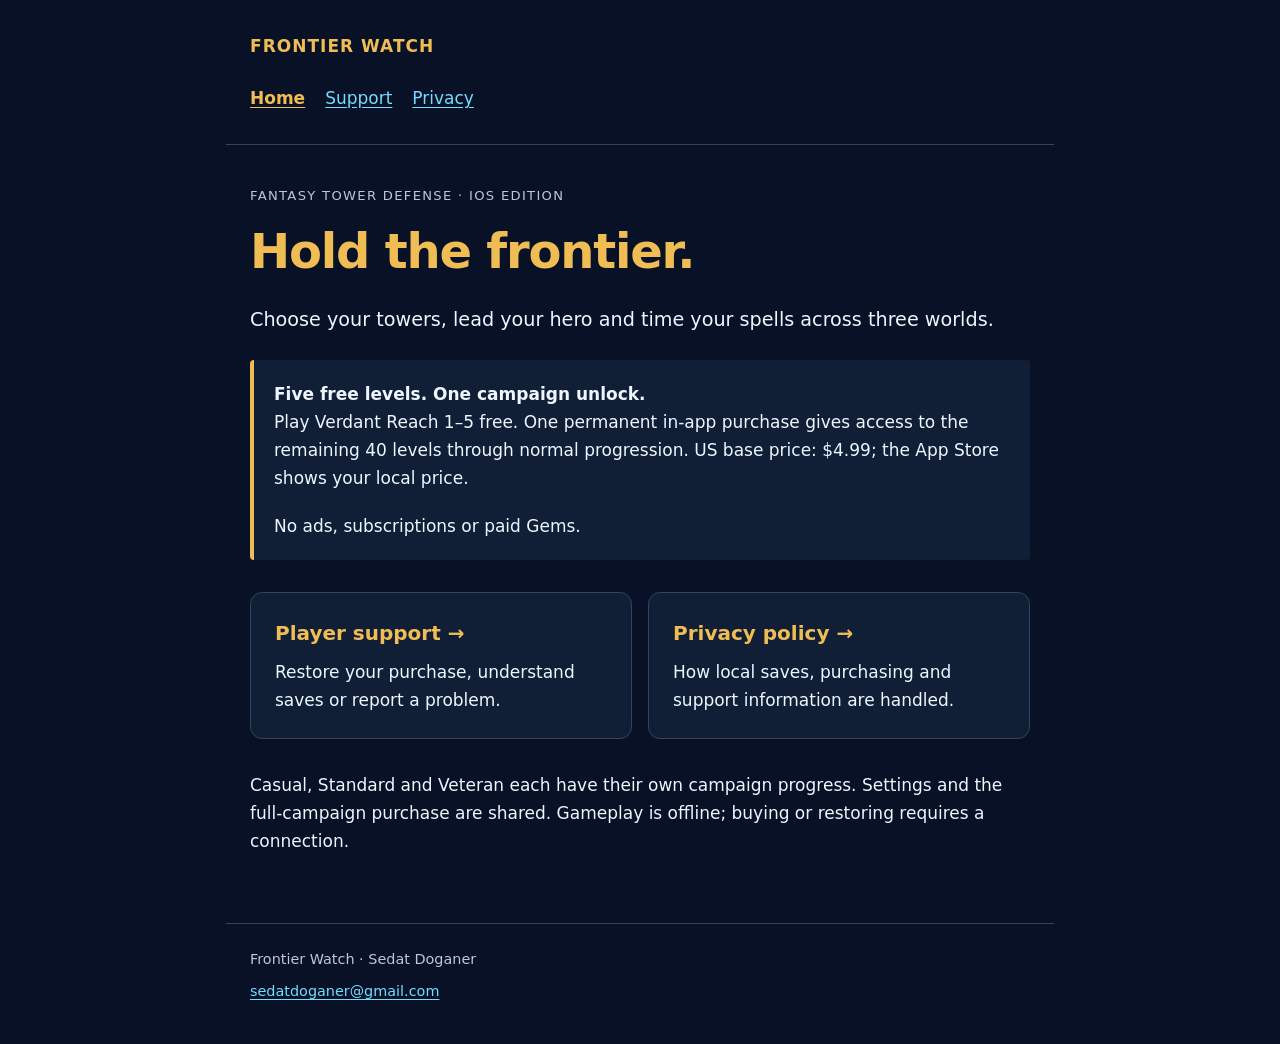
<file: index.html>
<!doctype html>
<html lang="en">
<head>
  <meta charset="utf-8">
  <meta name="viewport" content="width=device-width, initial-scale=1">
  <meta name="description" content="Official Frontier Watch player support, campaign purchase help and privacy information.">
  <meta name="theme-color" content="#081126">
  <title>Frontier Watch — Player resources</title>
  <link rel="stylesheet" href="styles.css">
</head>
<body>
<a class="skip" href="#main">Skip to content</a>
<header class="site-header">
  <a class="brand" href="index.html" aria-label="Frontier Watch home">FRONTIER WATCH</a>
  <nav aria-label="Main navigation"><a href="index.html" aria-current="page">Home</a><a href="support.html">Support</a><a href="privacy-policy.html">Privacy</a></nav>
</header>
<main id="main">
  <p class="eyebrow">Fantasy tower defense · iOS edition</p>
  <h1>Hold the frontier.</h1>
  <p class="lead">Choose your towers, lead your hero and time your spells across three worlds.</p>
  <div class="note">
    <p><strong>Five free levels. One campaign unlock.</strong><br>
    Play Verdant Reach 1–5 free. One permanent in-app purchase gives access to the remaining
    40 levels through normal progression. US base price: $4.99; the App Store shows your local price.</p>
    <p>No ads, subscriptions or paid Gems.</p>
  </div>
  <div class="cards">
    <a class="card" href="support.html"><strong>Player support →</strong><span>Restore your purchase, understand saves or report a problem.</span></a>
    <a class="card" href="privacy-policy.html"><strong>Privacy policy →</strong><span>How local saves, purchasing and support information are handled.</span></a>
  </div>
  <p>Casual, Standard and Veteran each have their own campaign progress. Settings and
  the full-campaign purchase are shared. Gameplay is offline; buying or restoring requires a connection.</p>
</main>
<footer><p>Frontier Watch · Sedat Doganer</p><p><a href="mailto:sedatdoganer@gmail.com">sedatdoganer@gmail.com</a></p></footer>
</body>
</html>
</file>
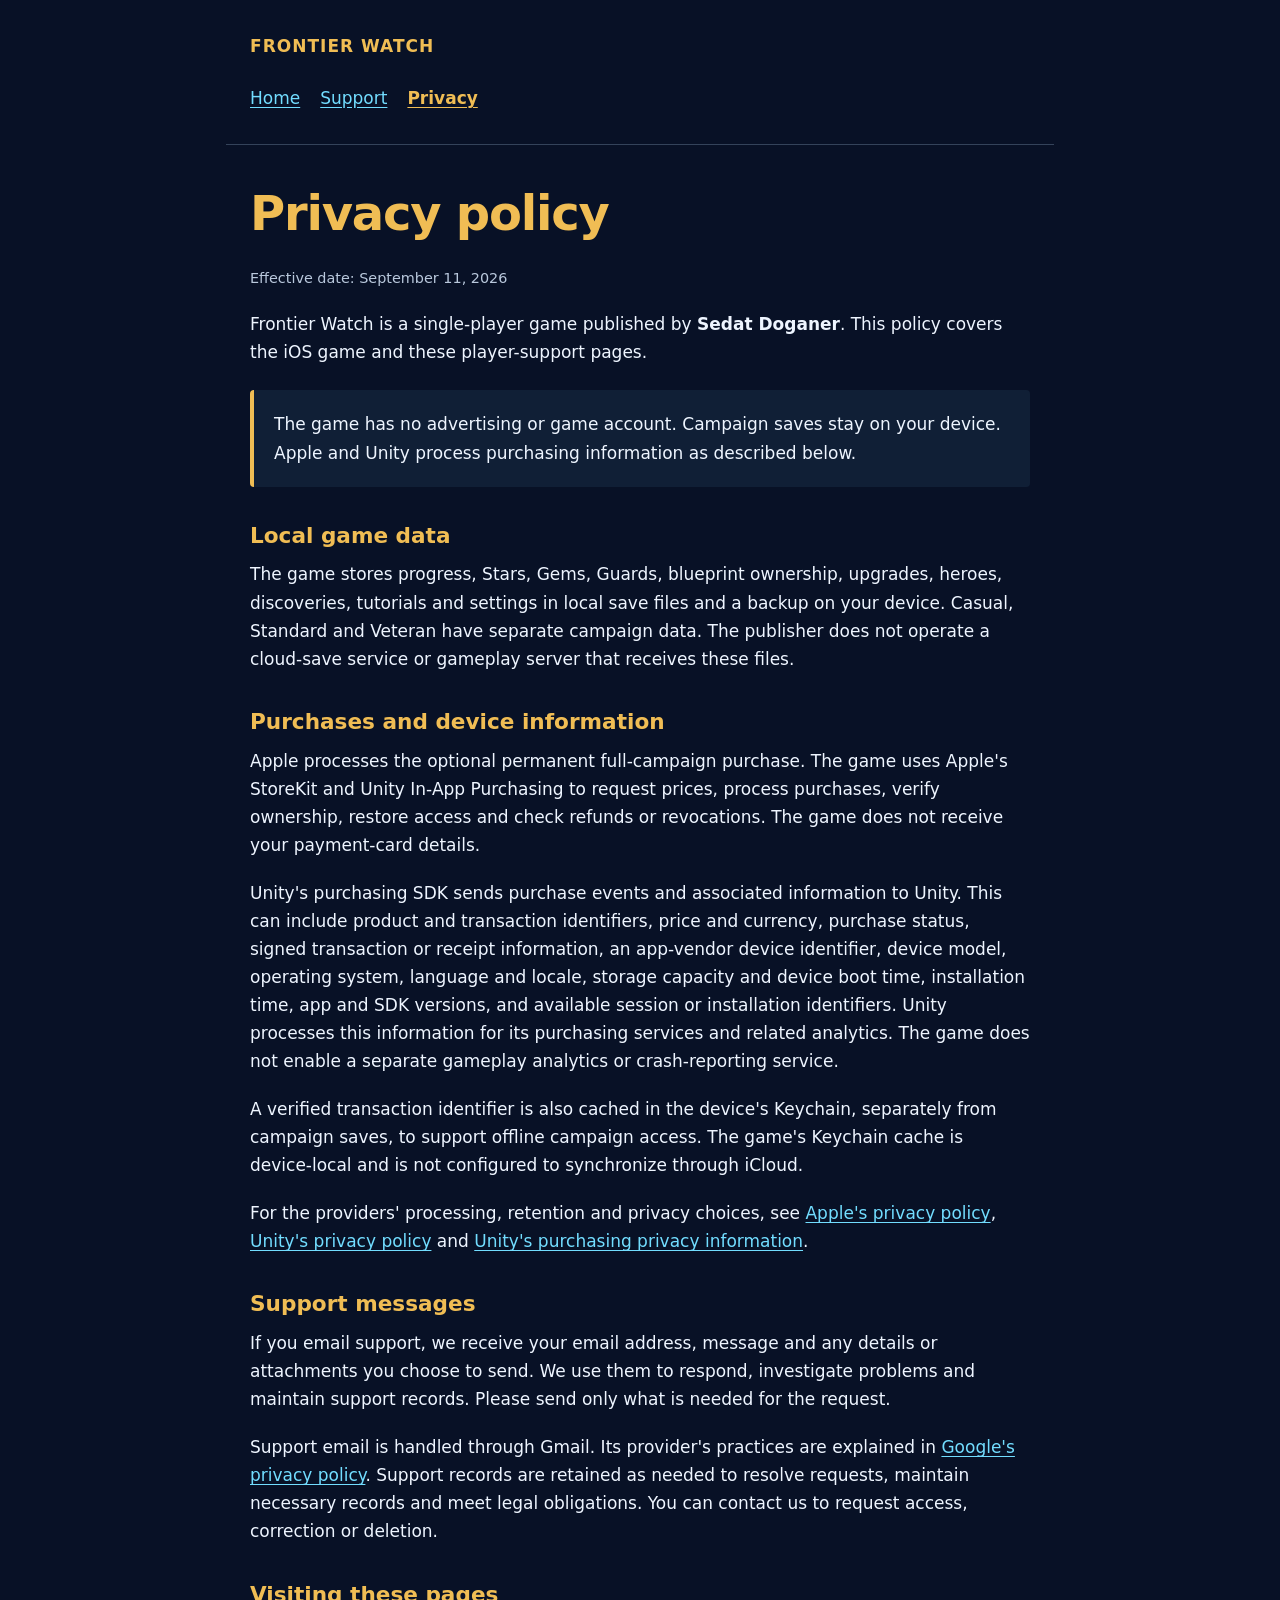
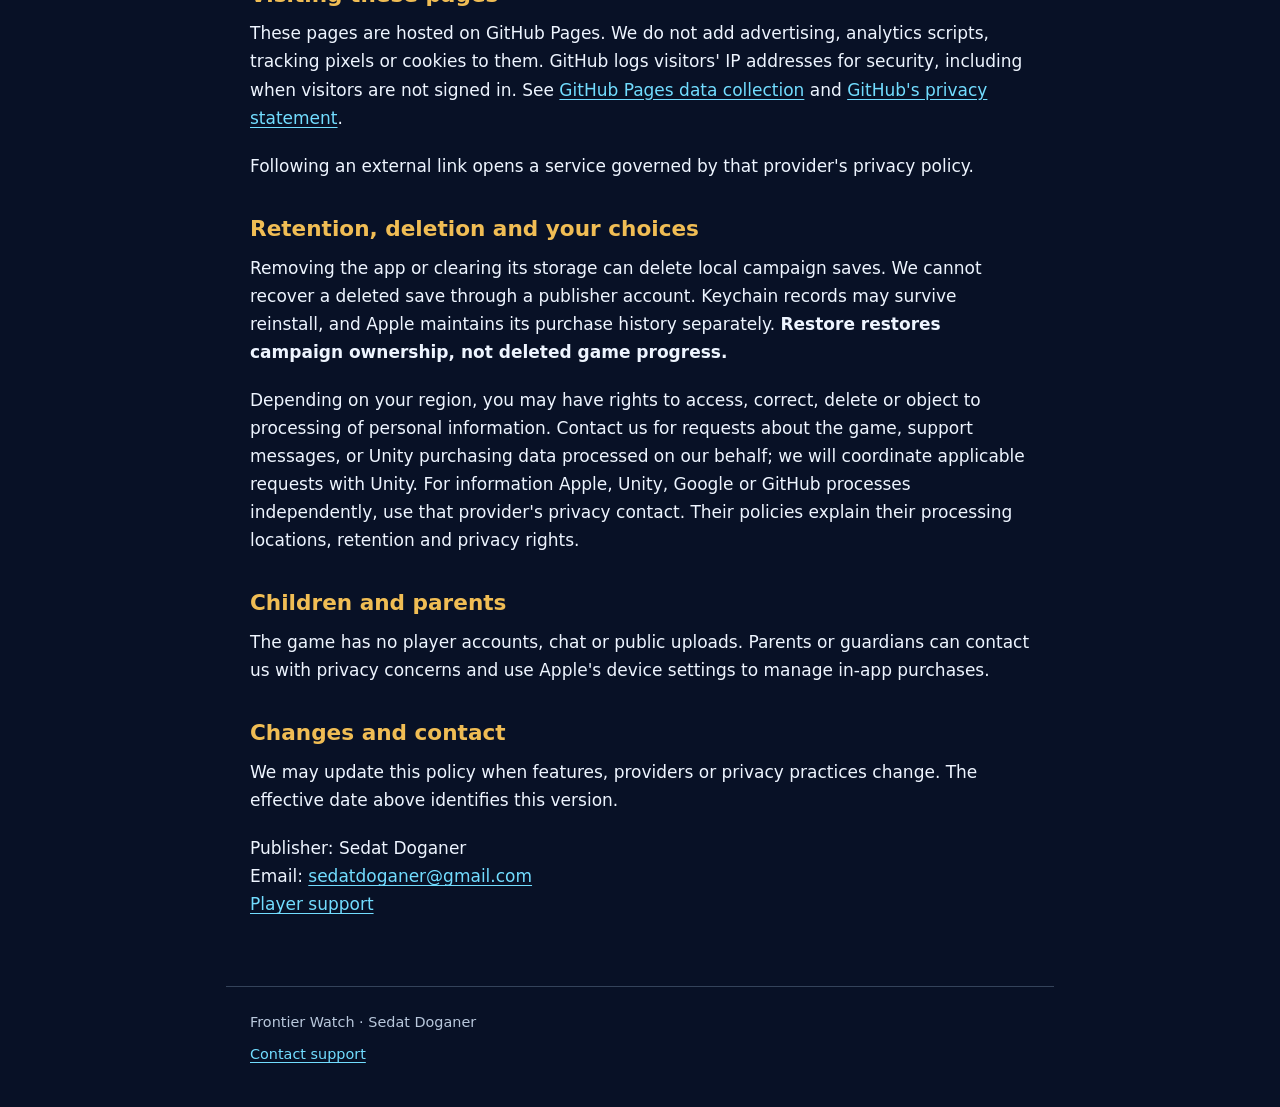
<file: privacy-policy.html>
<!doctype html>
<html lang="en">
<head>
  <meta charset="utf-8">
  <meta name="viewport" content="width=device-width, initial-scale=1">
  <meta name="description" content="How Frontier Watch handles local game saves, Apple purchases, Unity purchasing data and support requests.">
  <meta name="theme-color" content="#081126">
  <title>Frontier Watch — Privacy policy</title>
  <link rel="stylesheet" href="styles.css">
</head>
<body>
<a class="skip" href="#main">Skip to content</a>
<header class="site-header">
  <a class="brand" href="index.html" aria-label="Frontier Watch home">FRONTIER WATCH</a>
  <nav aria-label="Main navigation"><a href="index.html">Home</a><a href="support.html">Support</a><a href="privacy-policy.html" aria-current="page">Privacy</a></nav>
</header>
<main id="main">
  <h1>Privacy policy</h1>
  <p class="updated">Effective date: September 11, 2026</p>
  <p>Frontier Watch is a single-player game published by <strong>Sedat Doganer</strong>.
  This policy covers the iOS game and these player-support pages.</p>
  <div class="note"><p>The game has no advertising or game account. Campaign saves stay
  on your device. Apple and Unity process purchasing information as described below.</p></div>
  <h2>Local game data</h2>
  <p>The game stores progress, Stars, Gems, Guards, blueprint ownership, upgrades, heroes,
  discoveries, tutorials and settings in local save files and a backup on your device.
  Casual, Standard and Veteran have separate campaign data. The publisher does not
  operate a cloud-save service or gameplay server that receives these files.</p>
  <h2>Purchases and device information</h2>
  <p>Apple processes the optional permanent full-campaign purchase. The game uses Apple's
  StoreKit and Unity In-App Purchasing to request prices, process purchases, verify
  ownership, restore access and check refunds or revocations. The game does not receive
  your payment-card details.</p>
  <p>Unity's purchasing SDK sends purchase events and associated information to Unity.
  This can include product and transaction identifiers, price and currency, purchase
  status, signed transaction or receipt information, an app-vendor device identifier,
  device model, operating system, language and locale, storage capacity and device boot
  time, installation time, app and SDK versions, and available session or installation identifiers.
  Unity processes this information for its purchasing services and related analytics.
  The game does not enable a separate gameplay analytics or crash-reporting service.</p>
  <p>A verified transaction identifier is also cached in the device's Keychain, separately
  from campaign saves, to support offline campaign access. The game's Keychain cache is
  device-local and is not configured to synchronize through iCloud.</p>
  <p>For the providers' processing, retention and privacy choices, see
  <a href="https://www.apple.com/legal/privacy/">Apple's privacy policy</a>,
  <a href="https://unity.com/legal/privacy-policy">Unity's privacy policy</a> and
  <a href="https://docs.unity.com/en-us/iap/privacy-and-consent/overview">Unity's purchasing privacy information</a>.</p>
  <h2>Support messages</h2>
  <p>If you email support, we receive your email address, message and any details or
  attachments you choose to send. We use them to respond, investigate problems and
  maintain support records. Please send only what is needed for the request.</p>
  <p>Support email is handled through Gmail. Its provider's practices are explained in
  <a href="https://policies.google.com/privacy">Google's privacy policy</a>.
  Support records are retained as needed to resolve requests, maintain necessary records
  and meet legal obligations. You can contact us to request access, correction or deletion.</p>
  <h2>Visiting these pages</h2>
  <p>These pages are hosted on GitHub Pages. We do not add advertising, analytics scripts,
  tracking pixels or cookies to them. GitHub logs visitors' IP addresses for security,
  including when visitors are not signed in. See
  <a href="https://docs.github.com/en/pages/getting-started-with-github-pages/what-is-github-pages#data-collection">GitHub Pages data collection</a>
  and <a href="https://docs.github.com/en/site-policy/privacy-policies/github-general-privacy-statement">GitHub's privacy statement</a>.</p>
  <p>Following an external link opens a service governed by that provider's privacy policy.</p>
  <h2>Retention, deletion and your choices</h2>
  <p>Removing the app or clearing its storage can delete local campaign saves. We cannot
  recover a deleted save through a publisher account. Keychain records may survive
  reinstall, and Apple maintains its purchase history separately. <strong>Restore restores
  campaign ownership, not deleted game progress.</strong></p>
  <p>Depending on your region, you may have rights to access, correct, delete or object to
  processing of personal information. Contact us for requests about the game, support
  messages, or Unity purchasing data processed on our behalf; we will coordinate applicable
  requests with Unity. For information Apple, Unity, Google or GitHub processes independently,
  use that provider's privacy contact. Their policies explain their processing locations,
  retention and privacy rights.</p>
  <h2>Children and parents</h2>
  <p>The game has no player accounts, chat or public uploads. Parents or guardians can
  contact us with privacy concerns and use Apple's device settings to manage in-app purchases.</p>
  <h2>Changes and contact</h2>
  <p>We may update this policy when features, providers or privacy practices change.
  The effective date above identifies this version.</p>
  <p>Publisher: Sedat Doganer<br>Email: <a href="mailto:sedatdoganer@gmail.com">sedatdoganer@gmail.com</a><br>
  <a href="support.html">Player support</a></p>
</main>
<footer><p>Frontier Watch · Sedat Doganer</p><p><a href="support.html">Contact support</a></p></footer>
</body>
</html>
</file>
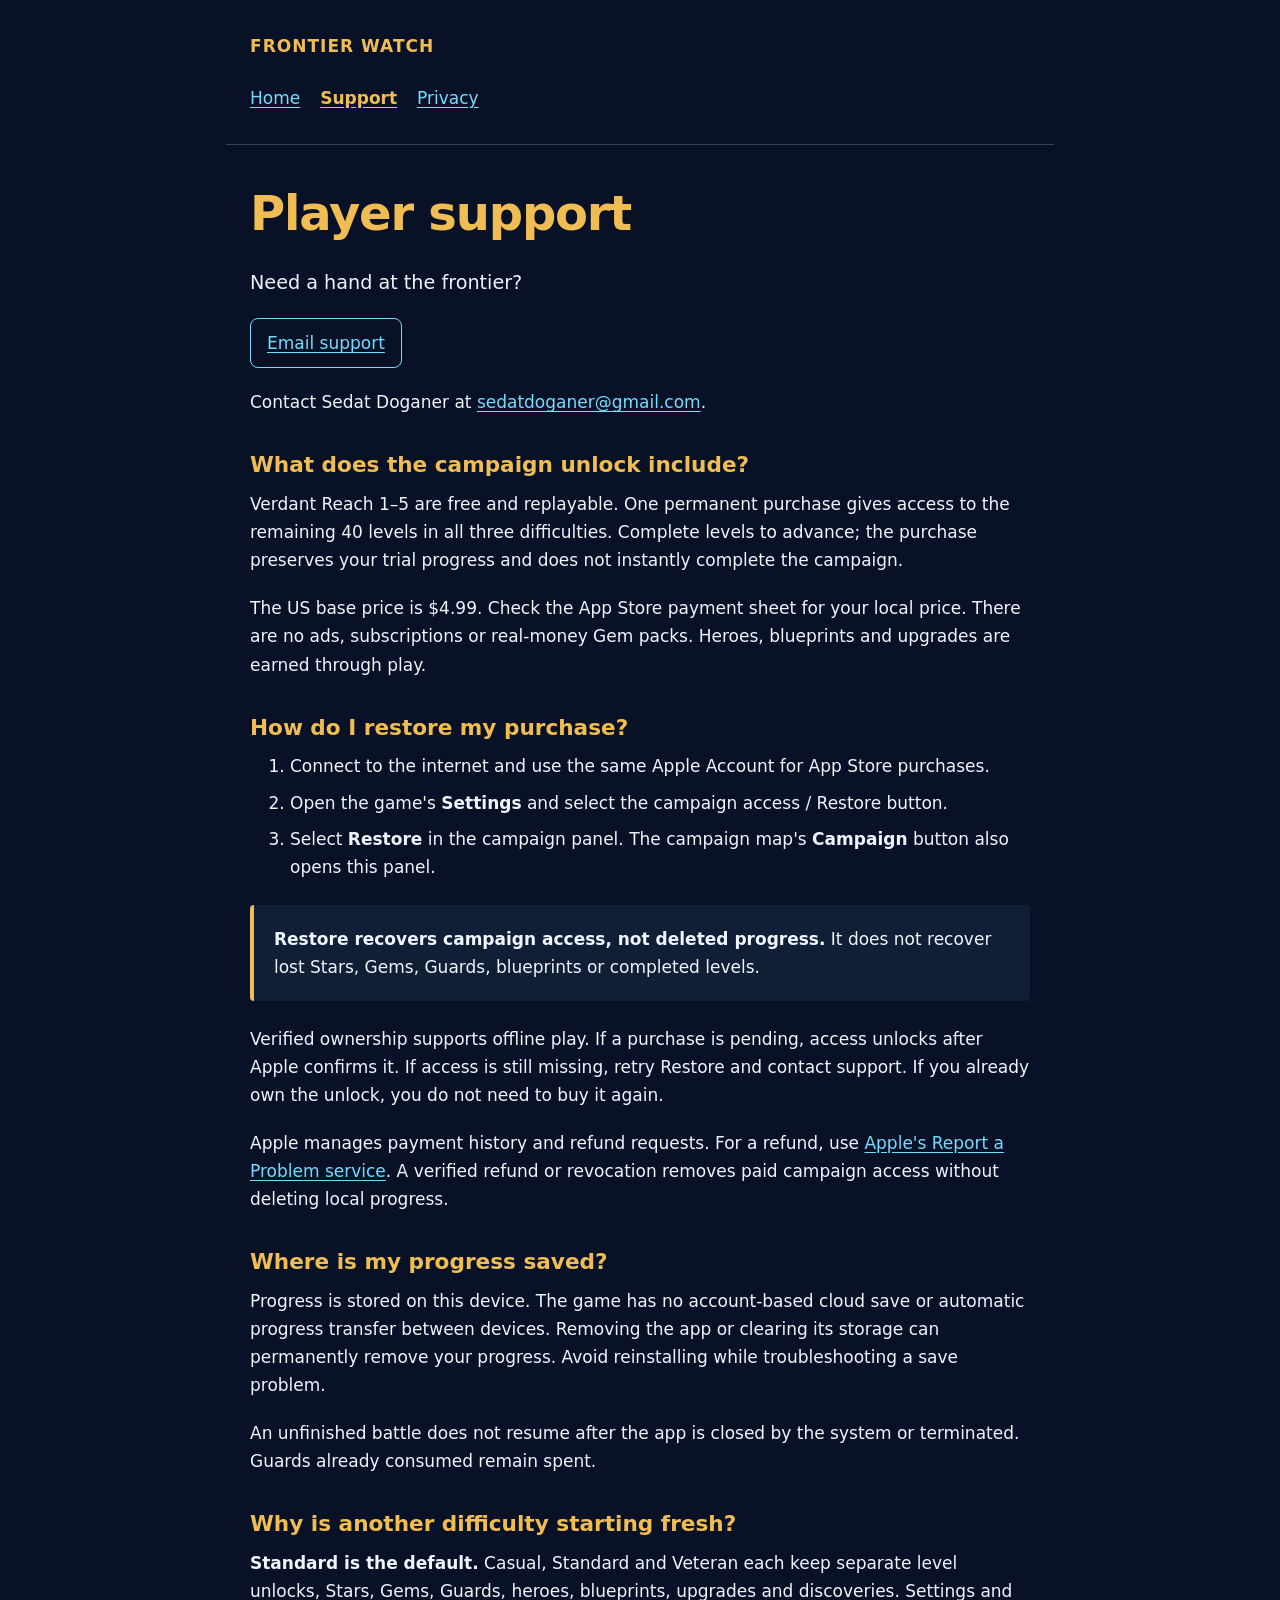
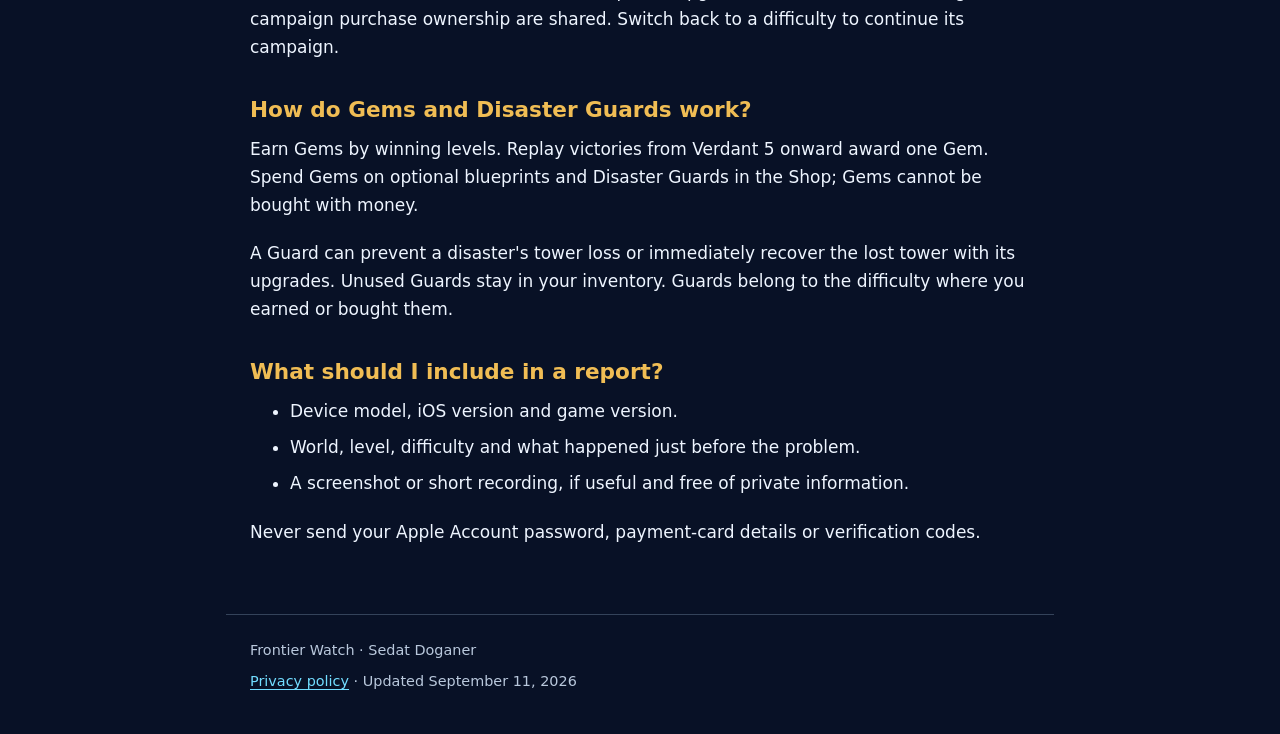
<file: support.html>
<!doctype html>
<html lang="en">
<head>
  <meta charset="utf-8">
  <meta name="viewport" content="width=device-width, initial-scale=1">
  <meta name="description" content="Help with Frontier Watch purchases, Restore, local saves, difficulty campaigns, Gems and Disaster Guards.">
  <meta name="theme-color" content="#081126">
  <title>Frontier Watch — Player support</title>
  <link rel="stylesheet" href="styles.css">
</head>
<body>
<a class="skip" href="#main">Skip to content</a>
<header class="site-header">
  <a class="brand" href="index.html" aria-label="Frontier Watch home">FRONTIER WATCH</a>
  <nav aria-label="Main navigation"><a href="index.html">Home</a><a href="support.html" aria-current="page">Support</a><a href="privacy-policy.html">Privacy</a></nav>
</header>
<main id="main">
  <h1>Player support</h1>
  <p class="lead">Need a hand at the frontier?</p>
  <p><a class="contact" href="mailto:sedatdoganer@gmail.com">Email support</a></p>
  <p>Contact Sedat Doganer at <a href="mailto:sedatdoganer@gmail.com">sedatdoganer@gmail.com</a>.</p>
  <h2 id="purchase">What does the campaign unlock include?</h2>
  <p>Verdant Reach 1–5 are free and replayable. One permanent purchase gives access to the
  remaining 40 levels in all three difficulties. Complete levels to advance; the purchase
  preserves your trial progress and does not instantly complete the campaign.</p>
  <p>The US base price is $4.99. Check the App Store payment sheet for your local price.
  There are no ads, subscriptions or real-money Gem packs. Heroes, blueprints and upgrades
  are earned through play.</p>
  <h2 id="restore">How do I restore my purchase?</h2>
  <ol>
    <li>Connect to the internet and use the same Apple Account for App Store purchases.</li>
    <li>Open the game's <strong>Settings</strong> and select the campaign access / Restore button.</li>
    <li>Select <strong>Restore</strong> in the campaign panel. The campaign map's <strong>Campaign</strong> button also opens this panel.</li>
  </ol>
  <div class="note"><p><strong>Restore recovers campaign access, not deleted progress.</strong>
  It does not recover lost Stars, Gems, Guards, blueprints or completed levels.</p></div>
  <p>Verified ownership supports offline play. If a purchase is pending, access unlocks
  after Apple confirms it. If access is still missing, retry Restore and contact support.
  If you already own the unlock, you do not need to buy it again.</p>
  <p>Apple manages payment history and refund requests. For a refund, use
  <a href="https://reportaproblem.apple.com/">Apple's Report a Problem service</a>.
  A verified refund or revocation removes paid campaign access without deleting local progress.</p>
  <h2 id="saves">Where is my progress saved?</h2>
  <p>Progress is stored on this device. The game has no account-based cloud save or automatic
  progress transfer between devices. Removing the app or clearing its storage can permanently
  remove your progress. Avoid reinstalling while troubleshooting a save problem.</p>
  <p>An unfinished battle does not resume after the app is closed by the system or terminated.
  Guards already consumed remain spent.</p>
  <h2 id="difficulty">Why is another difficulty starting fresh?</h2>
  <p><strong>Standard is the default.</strong> Casual, Standard and Veteran each keep separate
  level unlocks, Stars, Gems, Guards, heroes, blueprints, upgrades and discoveries.
  Settings and campaign purchase ownership are shared. Switch back to a difficulty to
  continue its campaign.</p>
  <h2 id="gems">How do Gems and Disaster Guards work?</h2>
  <p>Earn Gems by winning levels. Replay victories from Verdant 5 onward award one Gem.
  Spend Gems on optional blueprints and Disaster Guards in the Shop; Gems cannot be bought with money.</p>
  <p>A Guard can prevent a disaster's tower loss or immediately recover the lost tower with
  its upgrades. Unused Guards stay in your inventory. Guards belong to the difficulty
  where you earned or bought them.</p>
  <h2 id="report">What should I include in a report?</h2>
  <ul>
    <li>Device model, iOS version and game version.</li>
    <li>World, level, difficulty and what happened just before the problem.</li>
    <li>A screenshot or short recording, if useful and free of private information.</li>
  </ul>
  <p>Never send your Apple Account password, payment-card details or verification codes.</p>
</main>
<footer><p>Frontier Watch · Sedat Doganer</p><p><a href="privacy-policy.html">Privacy policy</a> · Updated September 11, 2026</p></footer>
</body>
</html>
</file>
<file: styles.css>
:root { color-scheme: dark; --bg:#081126; --panel:#101f36; --text:#eef5ff; --muted:#b9c8dc; --gold:#f0bd54; --link:#72ddff; --line:#34435a; }
* { box-sizing:border-box; }
body { margin:0; background:var(--bg); color:var(--text); font:17px/1.65 system-ui,-apple-system,sans-serif; }
a { color:var(--link); text-underline-offset:.2em; overflow-wrap:anywhere; }
a:hover { color:white; }
:focus-visible { outline:3px solid var(--gold); outline-offset:5px; border-radius:2px; }
.skip { position:absolute; top:-100px; left:16px; padding:12px; background:var(--panel); z-index:1; }
.skip:focus { top:12px; }
.site-header,main,footer { width:min(100%,828px); margin-inline:auto; padding-inline:24px; }
.site-header { padding-top:24px; padding-bottom:24px; border-bottom:1px solid var(--line); }
.brand { display:inline-flex; align-items:center; min-height:44px; color:var(--gold); font-weight:800; letter-spacing:.06em; text-decoration:none; }
nav { display:flex; flex-wrap:wrap; gap:4px 20px; margin-top:8px; }
nav a { display:inline-flex; align-items:center; min-height:44px; }
nav [aria-current="page"] { color:var(--gold); font-weight:700; }
main { padding-top:40px; padding-bottom:48px; }
h1,h2 { line-height:1.2; color:var(--gold); }
h1 { font-size:clamp(2rem,6vw,3rem); margin:0 0 24px; letter-spacing:-.025em; }
h2 { font-size:1.35rem; margin:36px 0 12px; }
p,ul,ol { margin:0 0 20px; }
li+li { margin-top:8px; }
.eyebrow { color:var(--muted); font-size:.82rem; letter-spacing:.1em; text-transform:uppercase; margin-bottom:16px; }
.lead { font-size:1.2rem; }
.note { padding:20px; border-left:4px solid var(--gold); border-radius:4px; background:var(--panel); margin:24px 0; }
.note p:last-child { margin-bottom:0; }
.cards { display:grid; grid-template-columns:repeat(auto-fit,minmax(min(100%,260px),1fr)); gap:16px; margin:32px 0; }
.card { display:block; background:var(--panel); padding:24px; border:1px solid var(--line); border-radius:12px; text-decoration:none; }
.card strong { display:block; color:var(--gold); font-size:1.25rem; margin-bottom:8px; }
.card span { color:var(--text); }
.contact { display:inline-flex; align-items:center; min-height:48px; padding:10px 16px; border:1px solid var(--link); border-radius:8px; }
.updated,footer { color:var(--muted); font-size:.9rem; }
footer { padding-top:24px; padding-bottom:32px; border-top:1px solid var(--line); }
footer p { margin-bottom:8px; }
@media(max-width:400px) { .site-header,main,footer { padding-inline:18px; } main { padding-top:28px; } .note { padding:16px; } }
</file>
